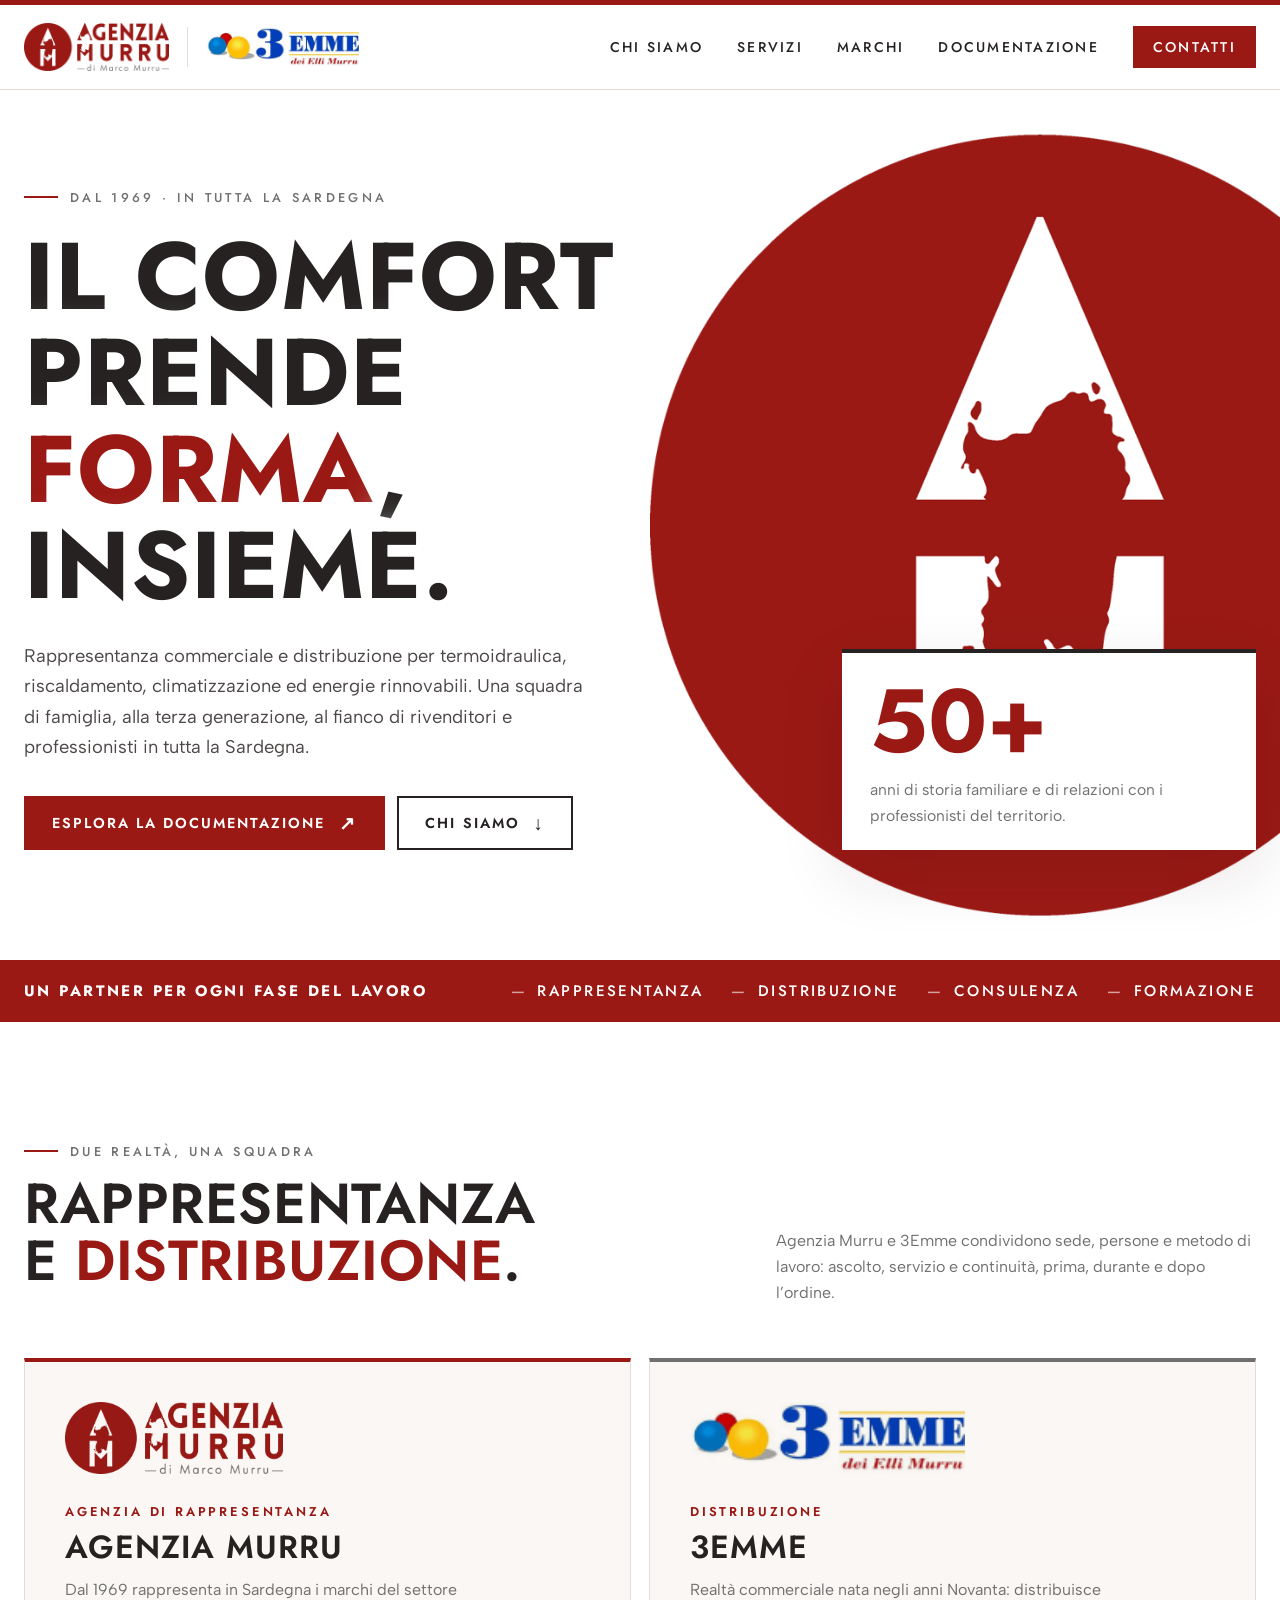
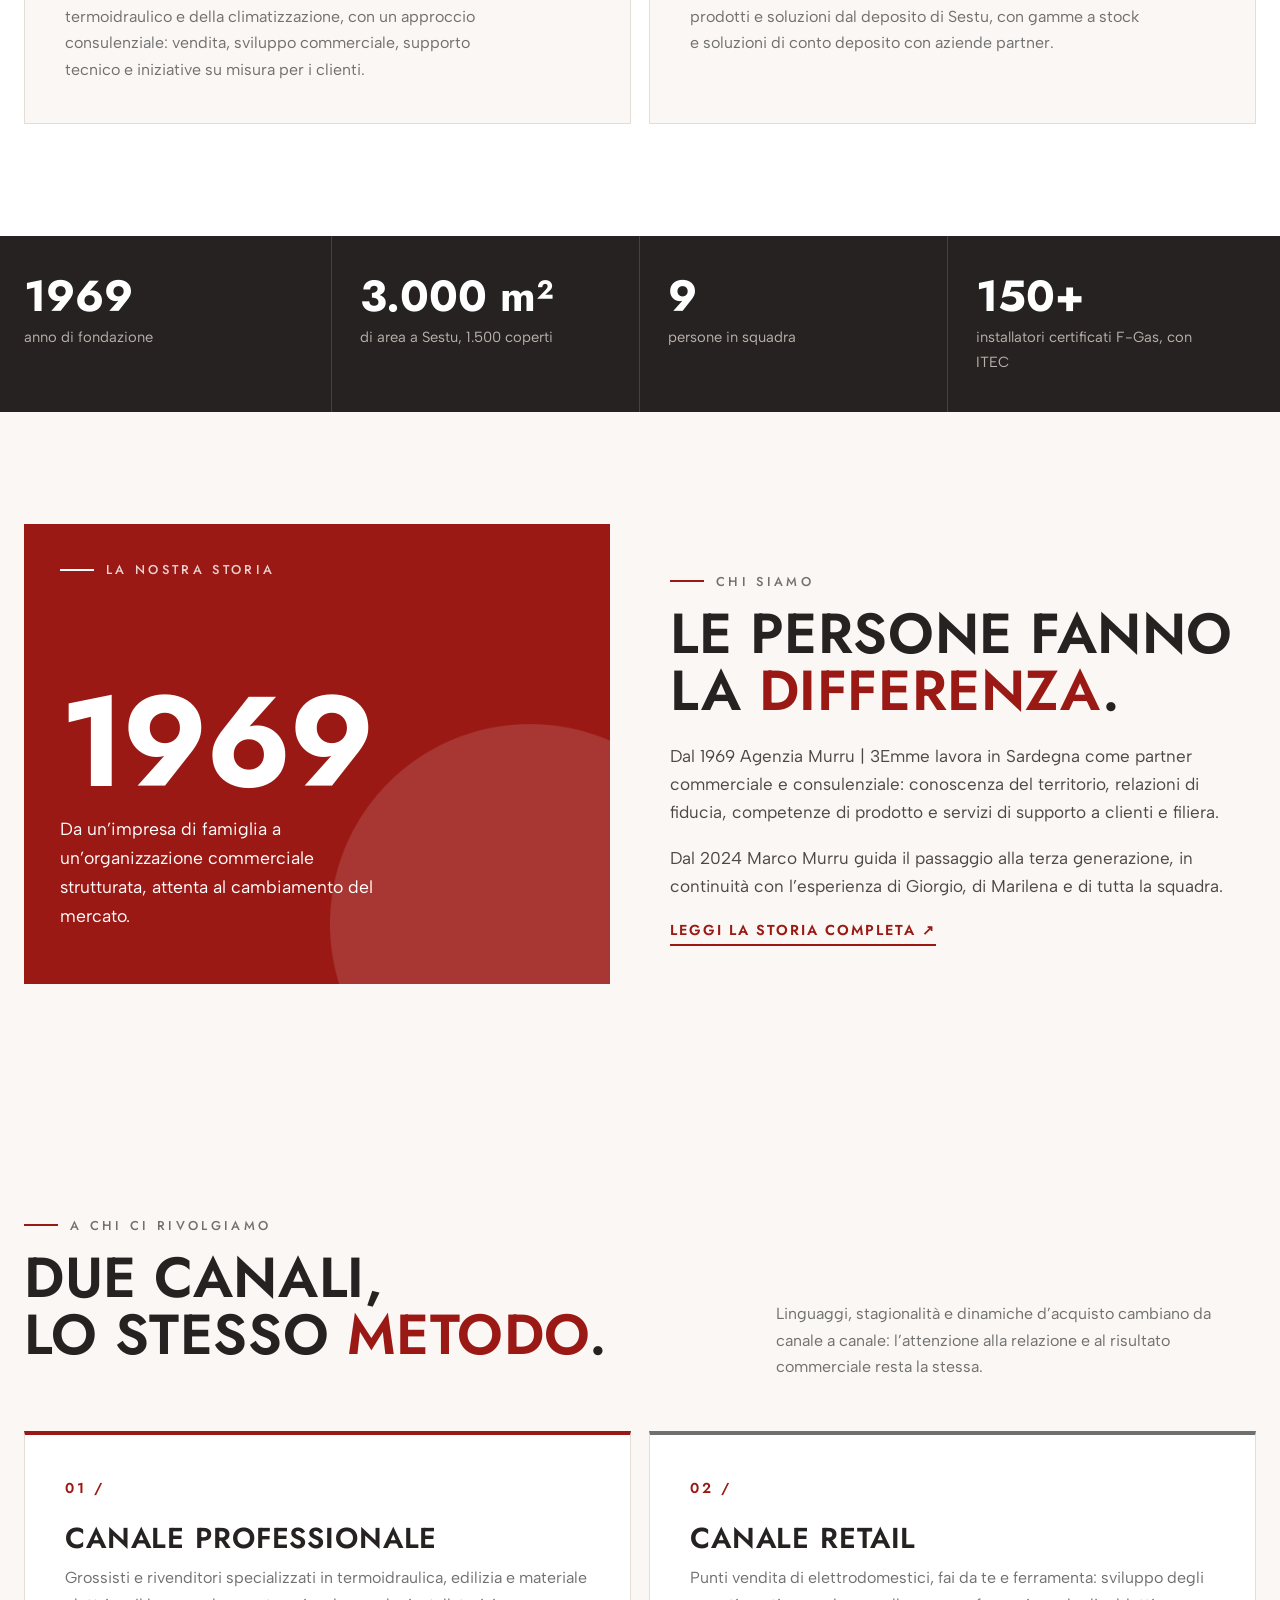
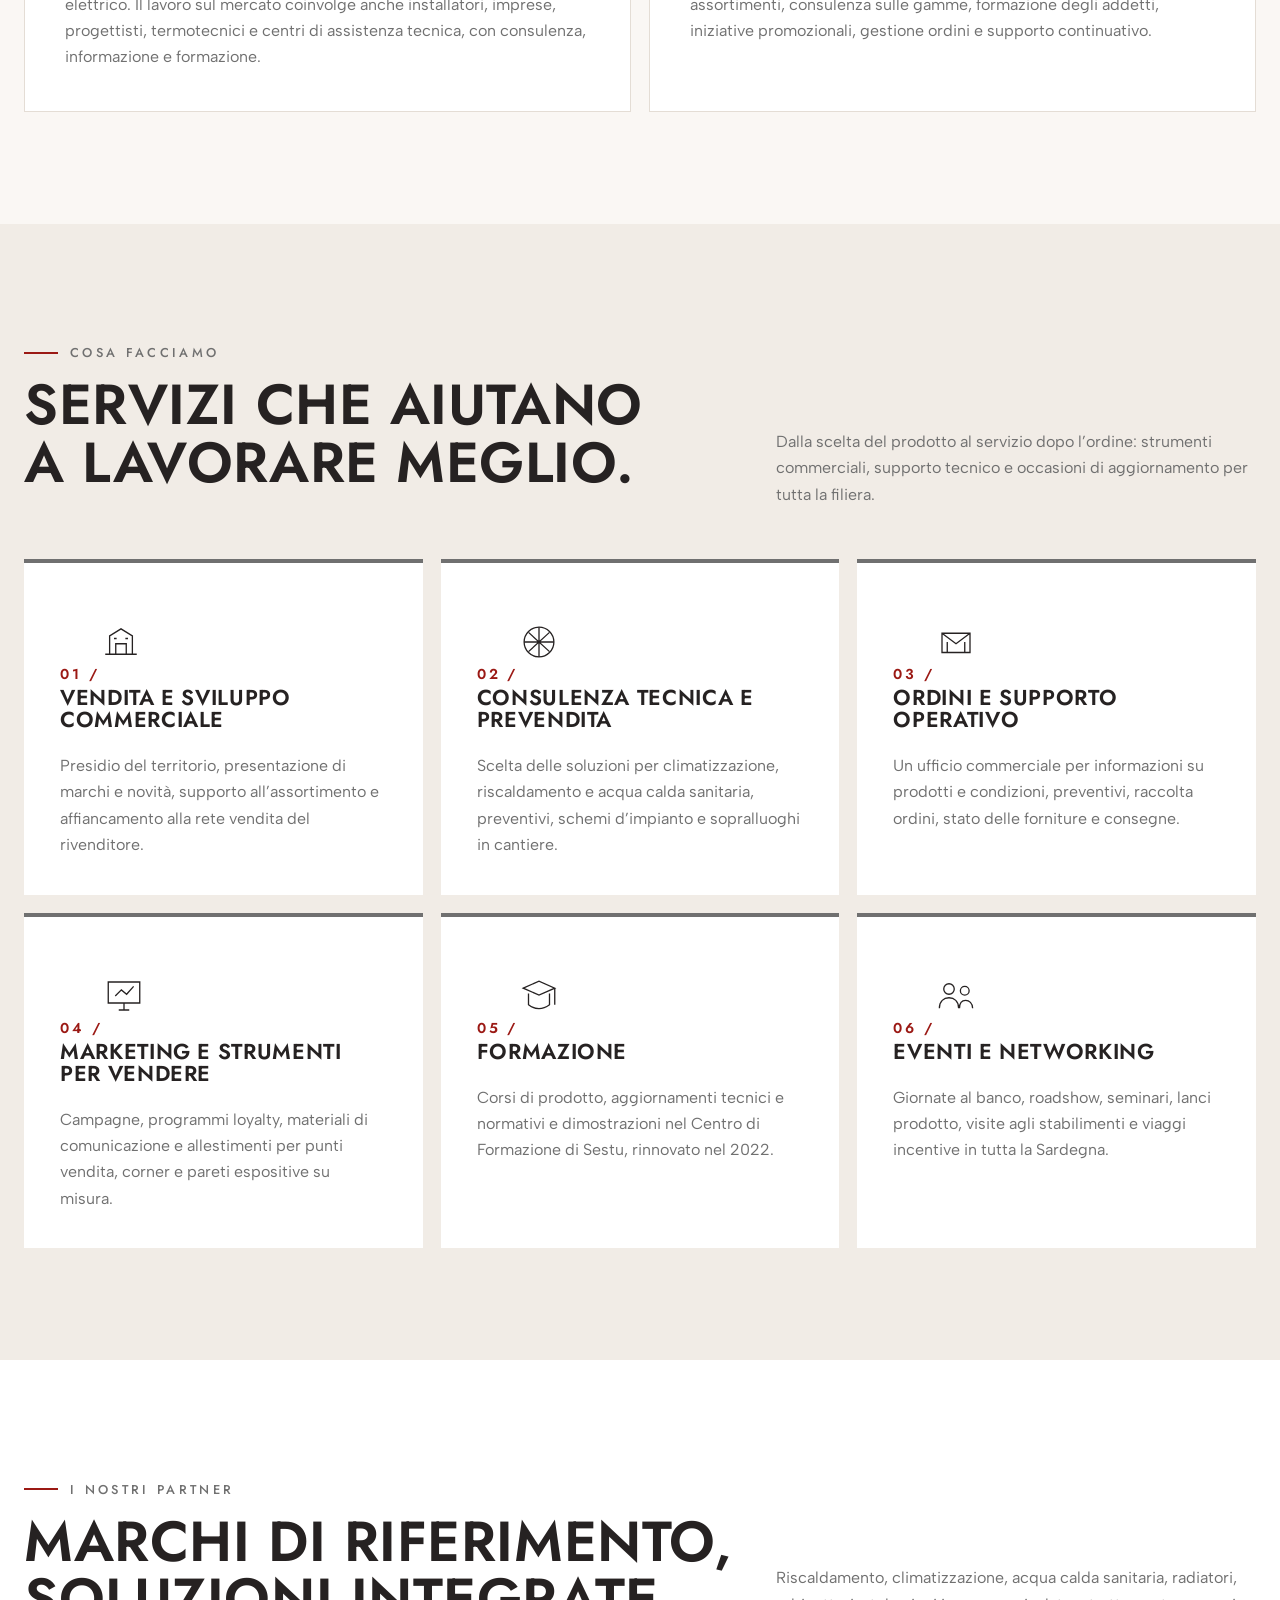
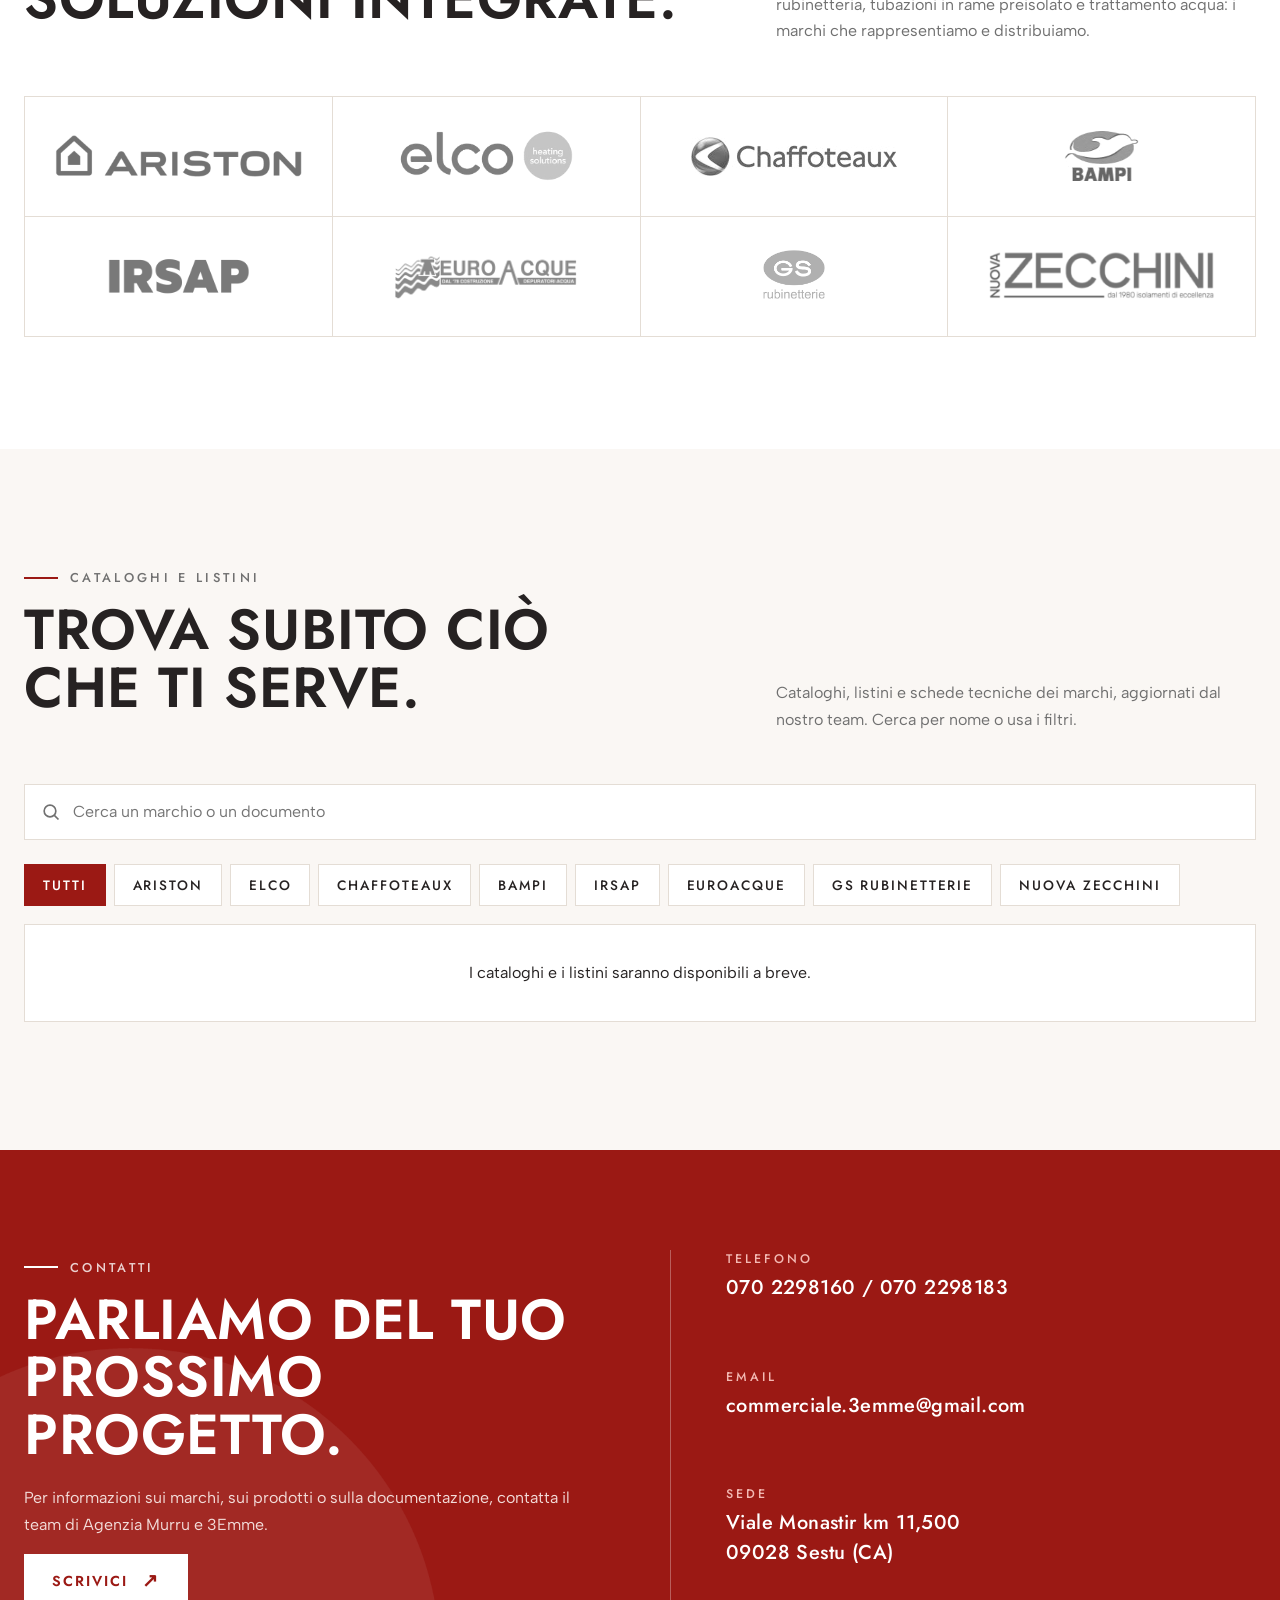
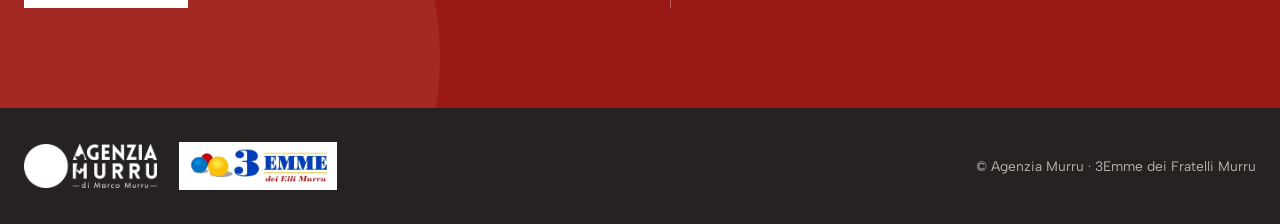
<file: docs/index.html>
<!doctype html>
<html lang="it">
<head>
  <meta charset="utf-8">
  <meta name="viewport" content="width=device-width, initial-scale=1">
  <meta name="description" content="Agenzia Murru e 3Emme: rappresentanza, distribuzione e formazione per il settore idrotermosanitario in Sardegna.">
  <title>Agenzia Murru · 3Emme — Soluzioni per chi costruisce il comfort</title>
  <link rel="preconnect" href="https://fonts.googleapis.com">
  <link rel="preconnect" href="https://fonts.gstatic.com" crossorigin>
  <link href="https://fonts.googleapis.com/css2?family=Albert+Sans:wght@400;500;600&family=Jost:wght@400;500;600;700&display=swap" rel="stylesheet">
  <link rel="stylesheet" href="assets/style.css">
  <link rel="icon" type="image/png" href="assets/emblema.png">
</head>
<body>
  <a class="skip" href="#main">Vai al contenuto</a>
  <header><nav class="nav wrap" aria-label="Navigazione principale"><a class="brand-lockup" href="#inizio" aria-label="Agenzia Murru e 3Emme, inizio"><img src="assets/logo-murru.png" alt="Agenzia Murru" width="145" height="48"><img class="logo-3emme" src="assets/logo-3emme.gif" alt="3Emme dei Fratelli Murru" width="176" height="46"></a><button class="menu-toggle" aria-label="Apri menu" aria-expanded="false" aria-controls="nav-links">☰</button><div class="nav-links" id="nav-links"><a href="#chi-siamo">Chi siamo</a><a href="#servizi">Servizi</a><a href="#marchi">Marchi</a><a href="#documentazione">Documentazione</a><a class="contact-mini" href="#contatti">Contatti</a></div></nav></header>
  <main id="main">
    <section class="hero" id="inizio"><img class="hero-emblem" src="assets/emblema.png" alt="" aria-hidden="true"><div class="wrap hero-grid"><div><span class="eyebrow">Dal 1969 · In tutta la Sardegna</span><h1>Il comfort prende <em>forma</em>, insieme.</h1><p>Rappresentanza commerciale e distribuzione per termoidraulica, riscaldamento, climatizzazione ed energie rinnovabili. Una squadra di famiglia, alla terza generazione, al fianco di rivenditori e professionisti in tutta la Sardegna.</p><div class="hero-actions"><a class="btn btn-primary" href="#documentazione">Esplora la documentazione <span class="arrow" aria-hidden="true">↗</span></a><a class="btn btn-outline" href="#chi-siamo">Chi siamo <span class="arrow" aria-hidden="true">↓</span></a></div></div><div class="hero-side"><span>50+</span><p>anni di storia familiare e di relazioni con i professionisti del territorio.</p></div></div></section>
    <div class="band"><div class="wrap"><strong>Un partner per ogni fase del lavoro</strong><div class="items"><span>Rappresentanza</span><span>Distribuzione</span><span>Consulenza</span><span>Formazione</span></div></div></div>
    <section class="section duo" id="realta"><div class="wrap"><div class="section-head reveal"><div><span class="eyebrow">Due realtà, una squadra</span><h2>Rappresentanza<br>e <em>distribuzione</em>.</h2></div><p>Agenzia Murru e 3Emme condividono sede, persone e metodo di lavoro: ascolto, servizio e continuità, prima, durante e dopo l’ordine.</p></div><div class="duo-grid"><article class="duo-card reveal"><img src="assets/logo-murru.png" alt="Agenzia Murru di Marco Murru" width="220" height="73"><span class="tag">Agenzia di rappresentanza</span><h3>Agenzia Murru</h3><p>Dal 1969 rappresenta in Sardegna i marchi del settore termoidraulico e della climatizzazione, con un approccio consulenziale: vendita, sviluppo commerciale, supporto tecnico e iniziative su misura per i clienti.</p></article><article class="duo-card reveal"><img src="assets/logo-3emme.gif" alt="3Emme dei Fratelli Murru" width="176" height="46"><span class="tag">Distribuzione</span><h3>3Emme</h3><p>Realtà commerciale nata negli anni Novanta: distribuisce prodotti e soluzioni dal deposito di Sestu, con gamme a stock e soluzioni di conto deposito con aziende partner.</p></article></div></div></section>
    <section class="stats" aria-label="I numeri"><div class="wrap stats-grid"><div class="stat reveal"><b>1969</b><span>anno di fondazione</span></div><div class="stat reveal"><b>3.000 m²</b><span>di area a Sestu, 1.500 coperti</span></div><div class="stat reveal"><b>9</b><span>persone in squadra</span></div><div class="stat reveal"><b>150+</b><span>installatori certificati F-Gas, con ITEC</span></div></div></section>
    <section class="section" id="chi-siamo"><div class="wrap about-grid"><div class="about-panel reveal"><span class="eyebrow">La nostra storia</span><div><div class="big">1969</div><p>Da un’impresa di famiglia a un’organizzazione commerciale strutturata, attenta al cambiamento del mercato.</p></div></div><div class="about-copy reveal"><span class="eyebrow">Chi siamo</span><h2>Le persone fanno la <em>differenza</em>.</h2><p>Dal 1969 Agenzia Murru | 3Emme lavora in Sardegna come partner commerciale e consulenziale: conoscenza del territorio, relazioni di fiducia, competenze di prodotto e servizi di supporto a clienti e filiera.</p><p>Dal 2024 Marco Murru guida il passaggio alla terza generazione, in continuità con l’esperienza di Giorgio, di Marilena e di tutta la squadra.</p><a class="text-link" href="chi-siamo.html">Leggi la storia completa ↗</a></div></div></section>
    <section class="section channels" id="mercati"><div class="wrap"><div class="section-head reveal"><div><span class="eyebrow">A chi ci rivolgiamo</span><h2>Due canali,<br>lo stesso <em>metodo</em>.</h2></div><p>Linguaggi, stagionalità e dinamiche d’acquisto cambiano da canale a canale: l’attenzione alla relazione e al risultato commerciale resta la stessa.</p></div><div class="duo-grid"><article class="channel reveal"><span class="num">01 /</span><h3>Canale professionale</h3><p>Grossisti e rivenditori specializzati in termoidraulica, edilizia e materiale elettrico. Il lavoro sul mercato coinvolge anche installatori, imprese, progettisti, termotecnici e centri di assistenza tecnica, con consulenza, informazione e formazione.</p></article><article class="channel reveal"><span class="num">02 /</span><h3>Canale retail</h3><p>Punti vendita di elettrodomestici, fai da te e ferramenta: sviluppo degli assortimenti, consulenza sulle gamme, formazione degli addetti, iniziative promozionali, gestione ordini e supporto continuativo.</p></article></div></div></section>
    <section class="section services" id="servizi"><div class="wrap"><div class="section-head reveal"><div><span class="eyebrow">Cosa facciamo</span><h2>Servizi che aiutano<br>a lavorare meglio.</h2></div><p>Dalla scelta del prodotto al servizio dopo l’ordine: strumenti commerciali, supporto tecnico e occasioni di aggiornamento per tutta la filiera.</p></div><div class="services-grid">
      <article class="service reveal"><span class="num">01 /</span><svg viewBox="0 0 48 48" aria-hidden="true"><path d="M6 38h36M11 38V17l13-8 13 8v21M18 38V26h12v12M16 20h3m10 0h3"/></svg><h3>Vendita e sviluppo commerciale</h3><p>Presidio del territorio, presentazione di marchi e novità, supporto all’assortimento e affiancamento alla rete vendita del rivenditore.</p></article>
      <article class="service reveal"><span class="num">02 /</span><svg viewBox="0 0 48 48" aria-hidden="true"><circle cx="24" cy="24" r="17"/><path d="M24 7v34M7 24h34M12 13l24 22M36 13 12 35"/></svg><h3>Consulenza tecnica e prevendita</h3><p>Scelta delle soluzioni per climatizzazione, riscaldamento e acqua calda sanitaria, preventivi, schemi d’impianto e sopralluoghi in cantiere.</p></article>
      <article class="service reveal"><span class="num">03 /</span><svg viewBox="0 0 48 48" aria-hidden="true"><path d="M8 14h32v22H8zM8 14l16 12 16-12M14 36V24m20 12V24"/></svg><h3>Ordini e supporto operativo</h3><p>Un ufficio commerciale per informazioni su prodotti e condizioni, preventivi, raccolta ordini, stato delle forniture e consegne.</p></article>
      <article class="service reveal"><span class="num">04 /</span><svg viewBox="0 0 48 48" aria-hidden="true"><path d="M6 8h36v24H6zM18 40h12M24 32v8M14 24l7-7 6 5 8-9"/></svg><h3>Marketing e strumenti per vendere</h3><p>Campagne, programmi loyalty, materiali di comunicazione e allestimenti per punti vendita, corner e pareti espositive su misura.</p></article>
      <article class="service reveal"><span class="num">05 /</span><svg viewBox="0 0 48 48" aria-hidden="true"><path d="M6 15 24 7l18 8-18 8L6 15Zm6 6v13c8 6 16 6 24 0V21M42 15v19"/></svg><h3>Formazione</h3><p>Corsi di prodotto, aggiornamenti tecnici e normativi e dimostrazioni nel Centro di Formazione di Sestu, rinnovato nel 2022.</p></article>
      <article class="service reveal"><span class="num">06 /</span><svg viewBox="0 0 48 48" aria-hidden="true"><circle cx="16" cy="16" r="6"/><circle cx="34" cy="18" r="5"/><path d="M5 38c0-8 5-12 11-12s11 4 11 12M28 38c0-6 3-9 7-9s8 3 8 9"/></svg><h3>Eventi e networking</h3><p>Giornate al banco, roadshow, seminari, lanci prodotto, visite agli stabilimenti e viaggi incentive in tutta la Sardegna.</p></article>
    </div></div></section>
    <section class="section brands" id="marchi"><div class="wrap"><div class="section-head reveal"><div><span class="eyebrow">I nostri partner</span><h2>Marchi di riferimento,<br>soluzioni integrate.</h2></div><p>Riscaldamento, climatizzazione, acqua calda sanitaria, radiatori, rubinetteria, tubazioni in rame preisolato e trattamento acqua: i marchi che rappresentiamo e distribuiamo.</p></div><div class="brand-list reveal"><div class="brand"><img src="assets/brand/ariston.png" alt="Ariston" width="768" height="150"></div><div class="brand"><img src="assets/brand/elco.jpg" alt="Elco" width="493" height="153"></div><div class="brand"><img src="assets/brand/chaffoteaux.jpg" alt="Chaffoteaux" width="206" height="39"></div><div class="brand"><img src="assets/brand/bampi.jpg" alt="Bampi" width="207" height="77"></div><div class="brand"><img src="assets/brand/irsap.png" alt="IRSAP" width="382" height="138"></div><div class="brand"><img src="assets/brand/euroacque.jpg" alt="Euroacque" width="768" height="221"></div><div class="brand"><img src="assets/brand/gs-rubinetterie.png" alt="GS Rubinetterie" width="150" height="106"></div><div class="brand"><img src="assets/brand/nuova-zecchini.png" alt="Nuova Zecchini" width="252" height="60"></div></div></div></section>
    <section class="section documents" id="documentazione"><div class="wrap"><div class="section-head reveal"><div><span class="eyebrow">Cataloghi e listini</span><h2>Trova subito ciò<br>che ti serve.</h2></div><p>Cataloghi, listini e schede tecniche dei marchi, aggiornati dal nostro team. Cerca per nome o usa i filtri.</p></div><div class="doc-toolbar reveal"><label class="search"><svg viewBox="0 0 24 24" aria-hidden="true"><circle cx="10.8" cy="10.8" r="7"/><path d="m16 16 5 5"/></svg><input id="doc-search" type="search" placeholder="Cerca un marchio o un documento" aria-label="Cerca nella documentazione"></label></div><div class="filters reveal" role="group" aria-label="Filtra per marchio"><button class="filter" data-filter="all" aria-pressed="true">Tutti</button><button class="filter" data-filter="Ariston" aria-pressed="false">Ariston</button><button class="filter" data-filter="Elco" aria-pressed="false">Elco</button><button class="filter" data-filter="Chaffoteaux" aria-pressed="false">Chaffoteaux</button><button class="filter" data-filter="Bampi" aria-pressed="false">Bampi</button><button class="filter" data-filter="IRSAP" aria-pressed="false">IRSAP</button><button class="filter" data-filter="Euroacque" aria-pressed="false">Euroacque</button><button class="filter" data-filter="GS Rubinetterie" aria-pressed="false">GS Rubinetterie</button><button class="filter" data-filter="Nuova Zecchini" aria-pressed="false">Nuova Zecchini</button></div><div class="doc-grid" id="doc-grid" aria-live="polite">
          </div><p class="empty" id="empty" style="display:block">I cataloghi e i listini saranno disponibili a breve.</p></div></section>
    <section class="contact" id="contatti"><div class="wrap contact-grid"><div class="reveal"><span class="eyebrow">Contatti</span><h2>Parliamo del tuo prossimo progetto.</h2><p>Per informazioni sui marchi, sui prodotti o sulla documentazione, contatta il team di Agenzia Murru e 3Emme.</p><a class="btn btn-light" href="mailto:commerciale.3emme@gmail.com">Scrivici <span class="arrow" aria-hidden="true">↗</span></a></div><div class="contact-details reveal"><div><span>Telefono</span><a href="tel:+390702298160">070 2298160</a> / <a href="tel:+390702298183">070 2298183</a></div><div><span>Email</span><a href="mailto:commerciale.3emme@gmail.com">commerciale.3emme@gmail.com</a></div><div><span>Sede</span>Viale Monastir km 11,500<br>09028 Sestu (CA)</div></div></div></section>
  </main>
  <footer><div class="wrap"><div class="foot-logos"><img src="assets/logo-murru-bianco.png" alt="Agenzia Murru" width="133" height="44"><span class="foot-3emme"><img src="assets/logo-3emme.gif" alt="3Emme dei Fratelli Murru" width="176" height="46"></span></div><p>© Agenzia Murru · 3Emme dei Fratelli Murru</p></div></footer>
  <script>
    const menuButton=document.querySelector('.menu-toggle');const menu=document.querySelector('.nav-links');menuButton.addEventListener('click',()=>{const open=menu.classList.toggle('open');menuButton.setAttribute('aria-expanded',String(open));menuButton.setAttribute('aria-label',open?'Chiudi menu':'Apri menu')});menu.querySelectorAll('a').forEach(a=>a.addEventListener('click',()=>{menu.classList.remove('open');menuButton.setAttribute('aria-expanded','false');menuButton.setAttribute('aria-label','Apri menu')}));
    const search=document.querySelector('#doc-search');const filters=[...document.querySelectorAll('.filter')];const cards=[...document.querySelectorAll('.doc-card')];let selected='all';function updateDocs(){const term=search.value.trim().toLocaleLowerCase('it');let visible=0;cards.forEach(card=>{const show=(selected==='all'||card.dataset.brand===selected)&&card.dataset.search.toLocaleLowerCase('it').includes(term);card.hidden=!show;if(show)visible++});document.querySelector('#empty').style.display=visible?'none':'block'}search.addEventListener('input',updateDocs);filters.forEach(button=>button.addEventListener('click',()=>{selected=button.dataset.filter;filters.forEach(item=>item.setAttribute('aria-pressed',String(item===button)));updateDocs()}));
    if('IntersectionObserver' in window){const observer=new IntersectionObserver(entries=>entries.forEach(entry=>{if(entry.isIntersecting){entry.target.classList.add('visible');observer.unobserve(entry.target)}}),{threshold:.08});document.querySelectorAll('.reveal').forEach(el=>observer.observe(el))}else document.querySelectorAll('.reveal').forEach(el=>el.classList.add('visible'));
  </script>
</body>
</html>
</file>
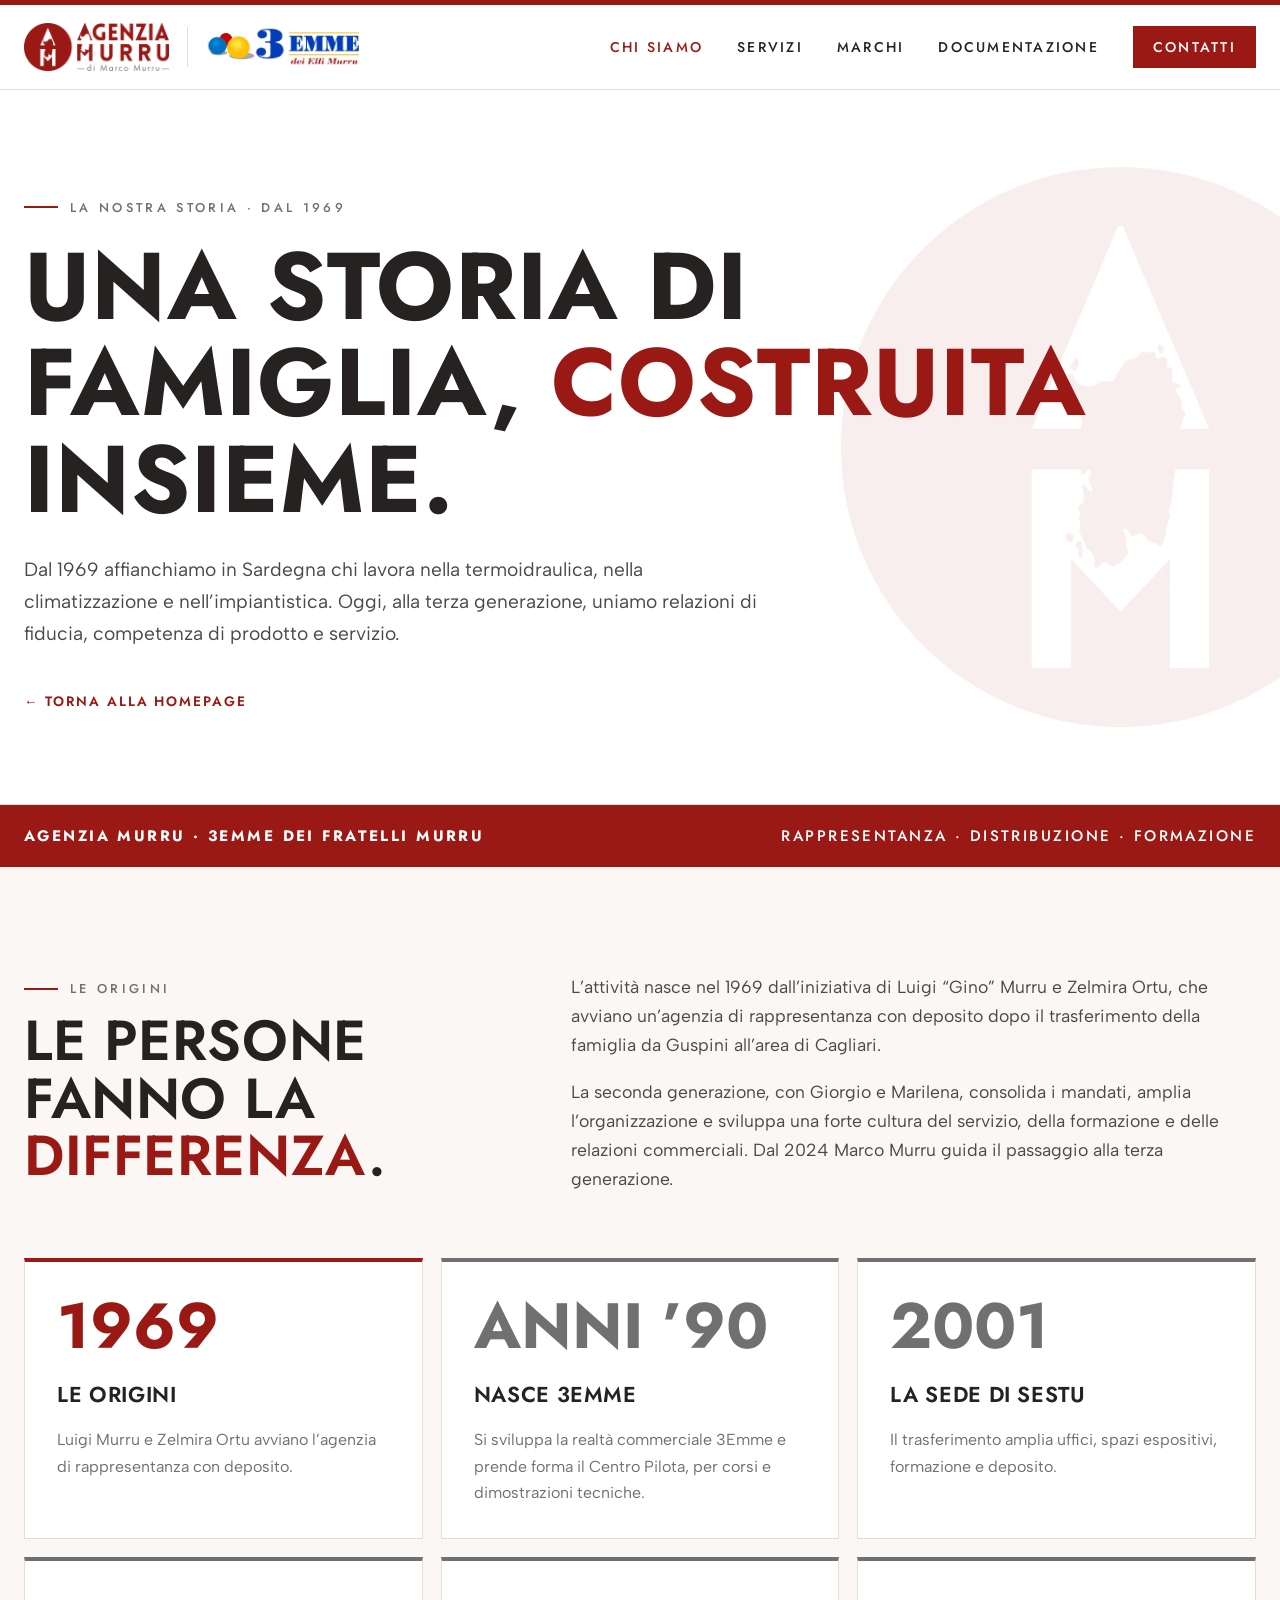
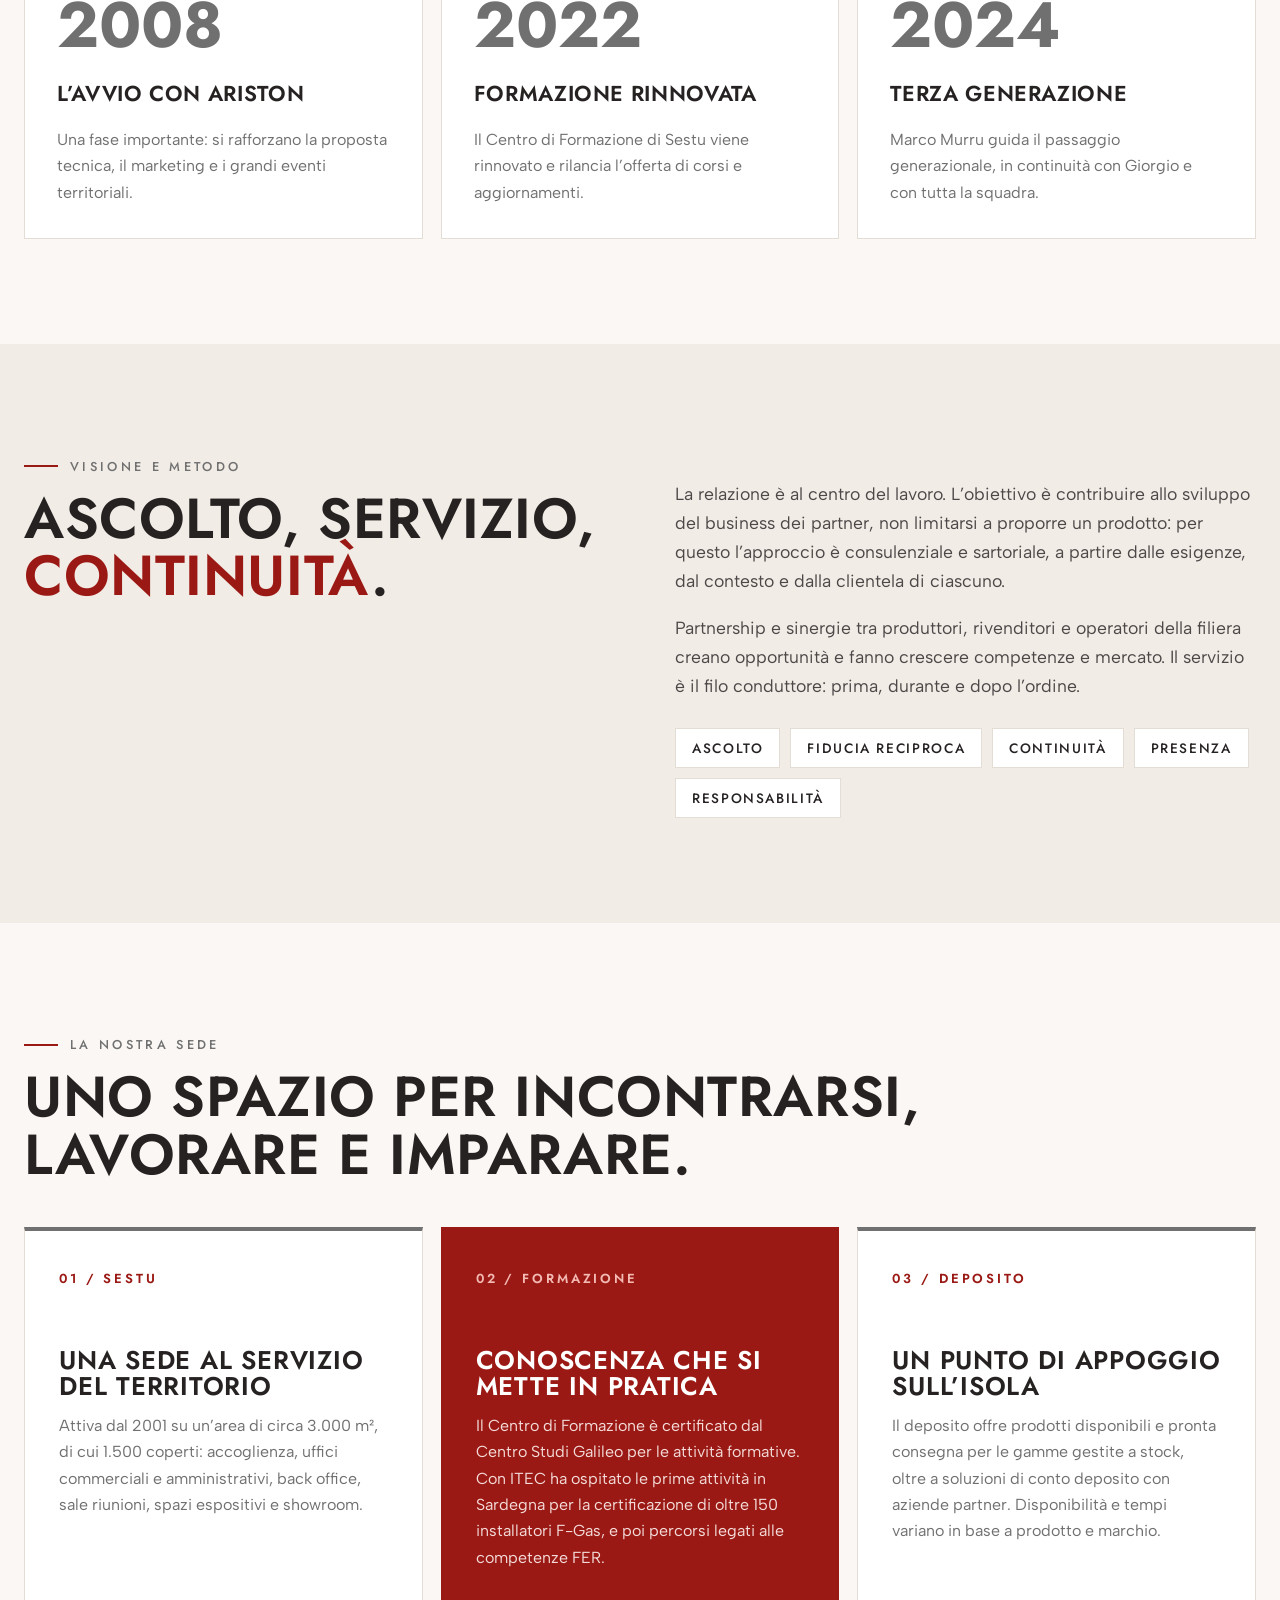
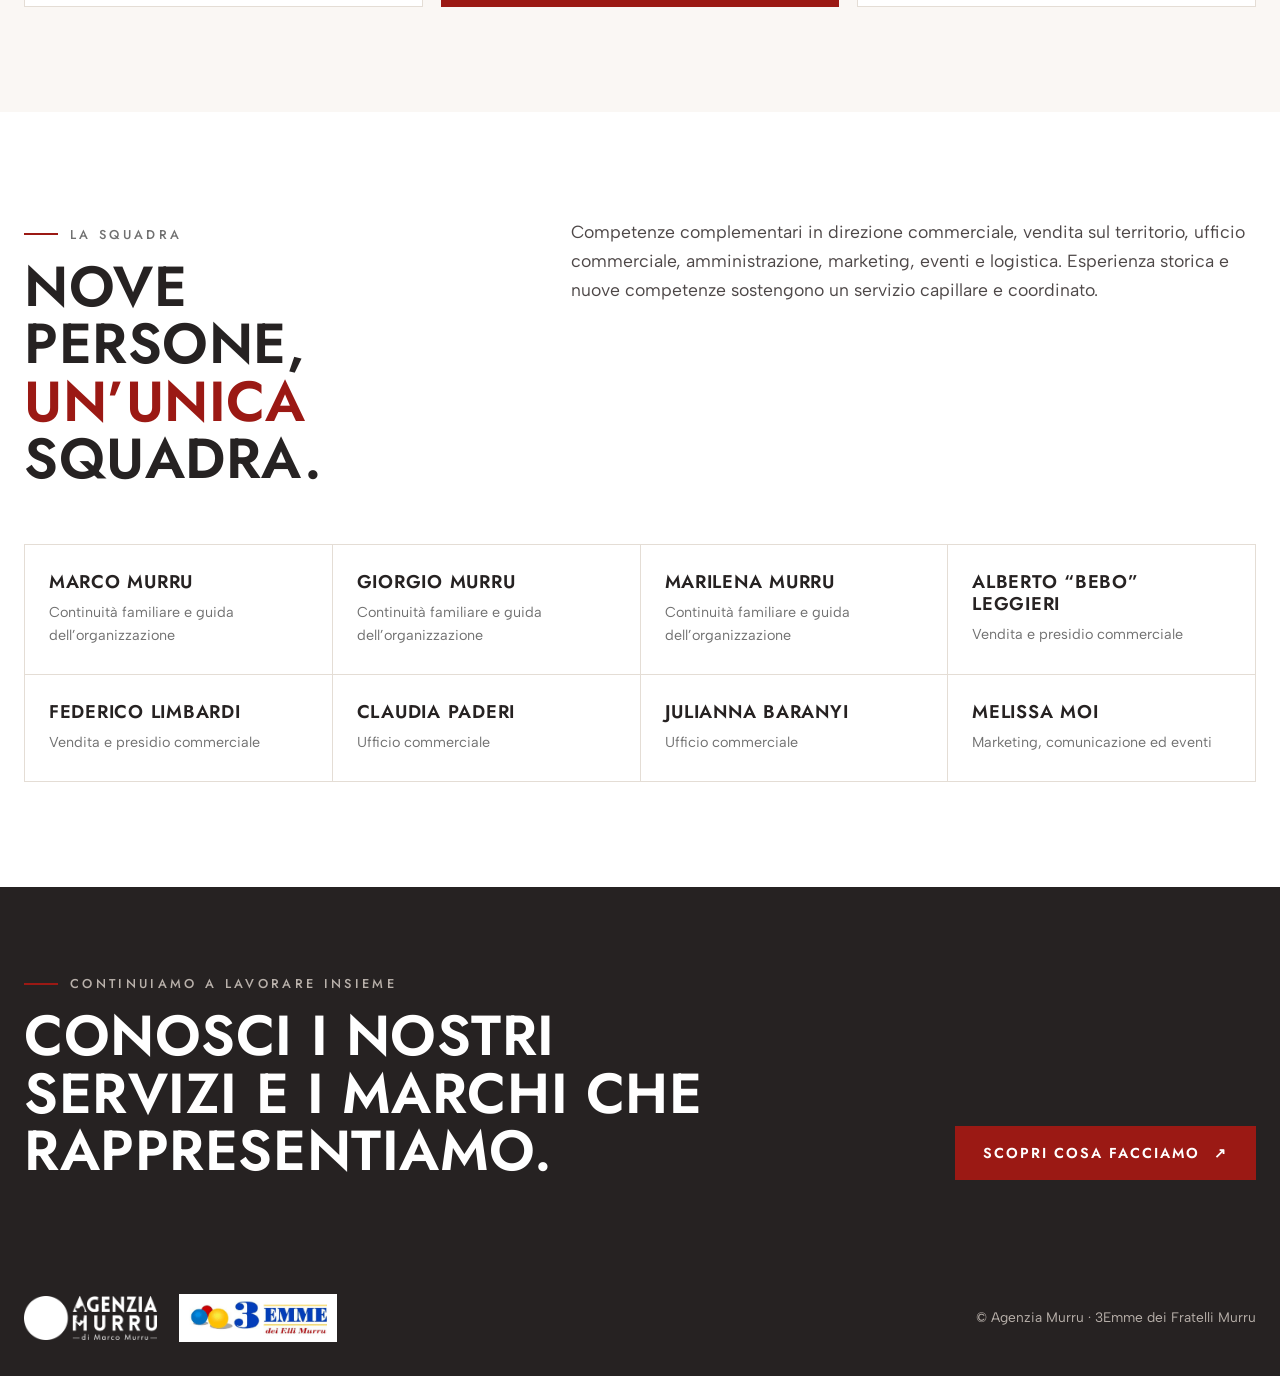
<file: docs/chi-siamo.html>
<!doctype html>
<html lang="it">
<head>
  <meta charset="utf-8">
  <meta name="viewport" content="width=device-width, initial-scale=1">
  <meta name="description" content="La storia di 3Emme dei Fratelli Murru: dal 1969 al fianco dei professionisti del settore idrotermosanitario in Sardegna.">
  <title>Chi siamo — Agenzia Murru · 3Emme</title>
  <link rel="preconnect" href="https://fonts.googleapis.com">
  <link rel="preconnect" href="https://fonts.gstatic.com" crossorigin>
  <link href="https://fonts.googleapis.com/css2?family=Albert+Sans:wght@400;500;600&family=Jost:wght@400;500;600;700&display=swap" rel="stylesheet">
  <link rel="stylesheet" href="assets/style.css">
  <link rel="icon" type="image/png" href="assets/emblema.png">
</head>
<body>
  <a class="skip" href="#main">Vai al contenuto</a>
  <header><nav class="nav wrap" aria-label="Navigazione principale"><a class="brand-lockup" href="index.html" aria-label="Agenzia Murru e 3Emme, homepage"><img src="assets/logo-murru.png" alt="Agenzia Murru" width="145" height="48"><img class="logo-3emme" src="assets/logo-3emme.gif" alt="3Emme dei Fratelli Murru" width="176" height="46"></a><button class="menu-toggle" aria-label="Apri menu" aria-expanded="false" aria-controls="nav-links">☰</button><div class="nav-links" id="nav-links"><a href="chi-siamo.html" aria-current="page">Chi siamo</a><a href="index.html#servizi">Servizi</a><a href="index.html#marchi">Marchi</a><a href="index.html#documentazione">Documentazione</a><a class="contact-mini" href="index.html#contatti">Contatti</a></div></nav></header>
  <main id="main">
    <section class="page-hero"><div class="wrap"><span class="eyebrow">La nostra storia · Dal 1969</span><h1>Una storia di famiglia, <em>costruita</em> insieme.</h1><p>Dal 1969 affianchiamo in Sardegna chi lavora nella termoidraulica, nella climatizzazione e nell’impiantistica. Oggi, alla terza generazione, uniamo relazioni di fiducia, competenza di prodotto e servizio.</p><a class="back" href="index.html#chi-siamo">← Torna alla homepage</a></div></section>
    <div class="band"><div class="wrap"><strong>Agenzia Murru · 3Emme dei Fratelli Murru</strong><span>Rappresentanza · Distribuzione · Formazione</span></div></div>
    <section class="story"><div class="wrap"><div class="intro"><div><span class="eyebrow">Le origini</span><h2>Le persone fanno la <em>differenza</em>.</h2></div><div class="intro-copy"><p>L’attività nasce nel 1969 dall’iniziativa di Luigi “Gino” Murru e Zelmira Ortu, che avviano un’agenzia di rappresentanza con deposito dopo il trasferimento della famiglia da Guspini all’area di Cagliari.</p><p>La seconda generazione, con Giorgio e Marilena, consolida i mandati, amplia l’organizzazione e sviluppa una forte cultura del servizio, della formazione e delle relazioni commerciali. Dal 2024 Marco Murru guida il passaggio alla terza generazione.</p></div></div><div class="timeline" aria-label="Le tappe della nostra storia"><article class="milestone"><span class="year">1969</span><h3>Le origini</h3><p>Luigi Murru e Zelmira Ortu avviano l’agenzia di rappresentanza con deposito.</p></article><article class="milestone"><span class="year">Anni ’90</span><h3>Nasce 3Emme</h3><p>Si sviluppa la realtà commerciale 3Emme e prende forma il Centro Pilota, per corsi e dimostrazioni tecniche.</p></article><article class="milestone"><span class="year">2001</span><h3>La sede di Sestu</h3><p>Il trasferimento amplia uffici, spazi espositivi, formazione e deposito.</p></article><article class="milestone"><span class="year">2008</span><h3>L’avvio con Ariston</h3><p>Una fase importante: si rafforzano la proposta tecnica, il marketing e i grandi eventi territoriali.</p></article><article class="milestone"><span class="year">2022</span><h3>Formazione rinnovata</h3><p>Il Centro di Formazione di Sestu viene rinnovato e rilancia l’offerta di corsi e aggiornamenti.</p></article><article class="milestone"><span class="year">2024</span><h3>Terza generazione</h3><p>Marco Murru guida il passaggio generazionale, in continuità con Giorgio e con tutta la squadra.</p></article></div></div></section>
    <section class="today"><div class="wrap today-grid"><div><span class="eyebrow">Visione e metodo</span><h2>Ascolto, servizio, <em>continuità</em>.</h2></div><div class="story-copy"><p>La relazione è al centro del lavoro. L’obiettivo è contribuire allo sviluppo del business dei partner, non limitarsi a proporre un prodotto: per questo l’approccio è consulenziale e sartoriale, a partire dalle esigenze, dal contesto e dalla clientela di ciascuno.</p><p>Partnership e sinergie tra produttori, rivenditori e operatori della filiera creano opportunità e fanno crescere competenze e mercato. Il servizio è il filo conduttore: prima, durante e dopo l’ordine.</p><div class="audience" aria-label="I nostri valori"><span>Ascolto</span><span>Fiducia reciproca</span><span>Continuità</span><span>Presenza</span><span>Responsabilità</span></div></div></div></section>
    <section class="place"><div class="wrap"><span class="eyebrow">La nostra sede</span><h2>Uno spazio per incontrarsi,<br>lavorare e imparare.</h2><div class="place-grid three"><article class="place-card"><span class="num">01 / SESTU</span><h3>Una sede al servizio del territorio</h3><p>Attiva dal 2001 su un’area di circa 3.000 m², di cui 1.500 coperti: accoglienza, uffici commerciali e amministrativi, back office, sale riunioni, spazi espositivi e showroom.</p></article><article class="place-card dark"><span class="num">02 / FORMAZIONE</span><h3>Conoscenza che si mette in pratica</h3><p>Il Centro di Formazione è certificato dal Centro Studi Galileo per le attività formative. Con ITEC ha ospitato le prime attività in Sardegna per la certificazione di oltre 150 installatori F-Gas, e poi percorsi legati alle competenze FER.</p></article><article class="place-card"><span class="num">03 / DEPOSITO</span><h3>Un punto di appoggio sull’isola</h3><p>Il deposito offre prodotti disponibili e pronta consegna per le gamme gestite a stock, oltre a soluzioni di conto deposito con aziende partner. Disponibilità e tempi variano in base a prodotto e marchio.</p></article></div></div></section>
    <section class="story team"><div class="wrap"><div class="intro"><div><span class="eyebrow">La squadra</span><h2>Nove persone,<br><em>un’unica</em> squadra.</h2></div><div class="intro-copy"><p>Competenze complementari in direzione commerciale, vendita sul territorio, ufficio commerciale, amministrazione, marketing, eventi e logistica. Esperienza storica e nuove competenze sostengono un servizio capillare e coordinato.</p></div></div><ul class="team-grid"><li><b>Marco Murru</b><span>Continuità familiare e guida dell’organizzazione</span></li><li><b>Giorgio Murru</b><span>Continuità familiare e guida dell’organizzazione</span></li><li><b>Marilena Murru</b><span>Continuità familiare e guida dell’organizzazione</span></li><li><b>Alberto “Bebo” Leggieri</b><span>Vendita e presidio commerciale</span></li><li><b>Federico Limbardi</b><span>Vendita e presidio commerciale</span></li><li><b>Claudia Paderi</b><span>Ufficio commerciale</span></li><li><b>Julianna Baranyi</b><span>Ufficio commerciale</span></li><li><b>Melissa Moi</b><span>Marketing, comunicazione ed eventi</span></li></ul></div></section>
    <section class="cta"><div class="wrap"><div><span class="eyebrow">Continuiamo a lavorare insieme</span><h2>Conosci i nostri servizi e i marchi che rappresentiamo.</h2></div><a class="btn btn-primary" href="index.html#servizi">Scopri cosa facciamo <span aria-hidden="true">↗</span></a></div></section>
  </main>
  <footer><div class="wrap"><div class="foot-logos"><img src="assets/logo-murru-bianco.png" alt="Agenzia Murru" width="133" height="44"><span class="foot-3emme"><img src="assets/logo-3emme.gif" alt="3Emme dei Fratelli Murru" width="176" height="46"></span></div><p>© Agenzia Murru · 3Emme dei Fratelli Murru</p></div></footer>
  <script>const button=document.querySelector('.menu-toggle');const menu=document.querySelector('.nav-links');button.addEventListener('click',()=>{const open=menu.classList.toggle('open');button.setAttribute('aria-expanded',String(open));button.setAttribute('aria-label',open?'Chiudi menu':'Apri menu')});menu.querySelectorAll('a').forEach(link=>link.addEventListener('click',()=>{menu.classList.remove('open');button.setAttribute('aria-expanded','false');button.setAttribute('aria-label','Apri menu')}));</script>
</body>
</html>
</file>
<file: docs/assets/style.css>
/* ==========================================================================
   Agenzia Murru · 3Emme — foglio di stile condiviso
   Palette e tipografia derivate dal logo Agenzia Murru:
   rosso #9B1914, grigio #707070, sans geometrica stile Futura (Jost)
   ========================================================================== */

:root {
  --red: #9b1914;
  --red-deep: #6f100d;
  --red-soft: #f6e9e7;
  --grey: #707070;
  --ink: #262222;          /* nero caldo per testi e footer */
  --paper: #faf7f4;        /* fondo carta caldo */
  --paper-2: #f1ece6;
  --line: #e4ddd5;
  --white: #fff;
  --shadow: 0 24px 60px rgba(60, 20, 15, .12);
  --display: 'Jost', 'Futura', 'Century Gothic', sans-serif;
  --body: 'Albert Sans', 'Segoe UI', sans-serif;
}

* { box-sizing: border-box; }
html { scroll-behavior: smooth; }
body {
  margin: 0;
  background: var(--paper);
  color: var(--ink);
  font: 16px/1.65 var(--body);
  -webkit-font-smoothing: antialiased;
}
button, input { font: inherit; }
a { color: inherit; text-decoration: none; }
button { cursor: pointer; }
img { display: block; max-width: 100%; }
h1, h2, h3, p { margin-top: 0; }

.wrap { width: min(1240px, calc(100% - 48px)); margin: auto; }
.skip { position: absolute; left: -9999px; }
.skip:focus { left: 20px; top: 20px; z-index: 99; background: #fff; padding: 12px 18px; }

/* ---------- Tipografia ---------- */
h1, h2, h3 {
  font-family: var(--display);
  font-weight: 600;
  line-height: 1.02;
  letter-spacing: .01em;
  text-transform: uppercase;
}
h1 { font-size: clamp(3rem, 7.4vw, 6.8rem); margin: 22px 0 26px; font-weight: 700; }
h1 em, h2 em { font-style: normal; color: var(--red); }
h2 { font-size: clamp(2.2rem, 4.4vw, 4.2rem); margin: 14px 0 22px; }
h3 { font-size: 1.35rem; letter-spacing: .03em; }

/* Etichetta con tratto rosso, come i trattini del "di Marco Murru" nel logo */
.eyebrow {
  display: inline-flex;
  align-items: center;
  gap: 12px;
  font: 500 .8rem var(--display);
  letter-spacing: .26em;
  text-transform: uppercase;
  color: var(--grey);
}
.eyebrow:before { content: ''; width: 34px; height: 2px; background: var(--red); }

/* ---------- Pulsanti ---------- */
.btn {
  display: inline-flex;
  align-items: center;
  justify-content: center;
  gap: 14px;
  min-height: 54px;
  padding: 12px 26px;
  border: 2px solid transparent;
  border-radius: 0;
  font: 600 .9rem var(--display);
  letter-spacing: .14em;
  text-transform: uppercase;
  transition: transform .25s, background .25s, color .25s, border-color .25s;
}
.btn:hover { transform: translateY(-3px); }
.btn-primary { background: var(--red); color: #fff; }
.btn-primary:hover { background: var(--red-deep); }
.btn-outline { border-color: var(--ink); color: var(--ink); }
.btn-outline:hover { background: var(--ink); color: #fff; }
.btn-light { background: #fff; color: var(--red); }
.btn-light:hover { background: var(--ink); color: #fff; }
.arrow { font-size: 1.2rem; line-height: 1; }

/* ---------- Header ---------- */
header {
  position: sticky;
  top: 0;
  z-index: 20;
  background: rgba(255, 255, 255, .94);
  backdrop-filter: blur(10px);
  border-bottom: 1px solid var(--line);
  border-top: 5px solid var(--red);
}
.nav { height: 84px; display: flex; align-items: center; justify-content: space-between; gap: 25px; }
.brand-lockup { display: flex; align-items: center; gap: 18px; }
.brand-lockup img { height: 48px; width: auto; }
/* Provvisorio: wordmark 3Emme finché non arriva il logo */
.brand-lockup .logo-3emme { height: 40px; width: auto; padding-left: 18px; border-left: 1px solid var(--line); box-sizing: content-box; }
.brand-lockup .partner {
  padding-left: 18px;
  border-left: 1px solid var(--line);
  font: 600 1.35rem/1 var(--display);
  letter-spacing: .08em;
  color: var(--grey);
  white-space: nowrap;
}
.brand-lockup .partner b { color: var(--red); font-weight: 700; }
.nav-links { display: flex; align-items: center; gap: 34px; }
.nav-links a {
  font: 500 .88rem var(--display);
  letter-spacing: .16em;
  text-transform: uppercase;
  transition: color .2s;
}
.nav-links a:hover, .nav-links a[aria-current=page] { color: var(--red); }
.nav-links .contact-mini { background: var(--red); color: #fff; padding: 11px 20px; }
.nav-links .contact-mini:hover { background: var(--ink); color: #fff; }
.menu-toggle { display: none; background: none; border: 0; color: var(--ink); font-size: 1.8rem; line-height: 1; }

/* ---------- Hero ---------- */
.hero { position: relative; overflow: hidden; padding: 90px 0 110px; background: #fff; }
/* Emblema del logo gigante che esce dal bordo: richiamo al cerchio rosso */
.hero-emblem {
  position: absolute;
  right: -150px;
  top: 50%;
  width: min(62vw, 780px);
  transform: translateY(-50%);
  opacity: 0;
  animation: emblem-in 1.2s .15s cubic-bezier(.2, .7, .2, 1) forwards;
  pointer-events: none;
}
.hero-grid {
  position: relative;
  z-index: 1;
  display: grid;
  grid-template-columns: minmax(0, 1.3fr) minmax(240px, .7fr);
  align-items: end;
  gap: 50px;
  min-height: 520px;
}
.hero h1 { max-width: 780px; text-shadow: 0 0 40px #fff, 0 0 18px #fff; }
.hero p { max-width: 560px; font-size: 1.15rem; color: #4d4747; }
.hero-actions { display: flex; flex-wrap: wrap; gap: 12px; margin-top: 34px; }
.hero-side { padding: 24px 28px 22px; border-top: 4px solid var(--ink); background: #fff; box-shadow: var(--shadow); }
.hero-side span { display: block; color: var(--red); font: 700 clamp(4rem, 7vw, 6rem)/1 var(--display); }
.hero-side p { font-size: .98rem; margin: 10px 0 0; color: var(--grey); }

/* Animazioni d'ingresso a cascata */
.hero .eyebrow, .hero h1, .hero p, .hero-actions { opacity: 0; animation: rise .8s cubic-bezier(.2, .7, .2, 1) forwards; }
.hero .eyebrow { animation-delay: .05s; }
.hero h1 { animation-delay: .15s; }
.hero p { animation-delay: .3s; }
.hero-actions { animation-delay: .42s; }
@keyframes rise { from { opacity: 0; transform: translateY(22px); } to { opacity: 1; transform: none; } }
@keyframes emblem-in { from { opacity: 0; transform: translateY(-50%) rotate(-14deg) scale(.92); } to { opacity: 1; transform: translateY(-50%); } }

/* ---------- Fascia rossa ---------- */
.band { background: var(--red); color: #fff; }
.band .wrap { display: flex; align-items: center; justify-content: space-between; gap: 30px; padding: 20px 0; font: 500 .95rem var(--display); letter-spacing: .16em; text-transform: uppercase; }
.band .items { display: flex; flex-wrap: wrap; gap: 28px; }
.band .items span:before { content: '—'; margin-right: 10px; opacity: .6; }

/* ---------- Sezioni ---------- */
.section { padding: 112px 0; }
.section-head { display: flex; justify-content: space-between; align-items: end; gap: 35px; margin-bottom: 46px; }
.section-head p { max-width: 480px; color: var(--grey); margin-bottom: 5px; }

/* Due realtà */
.duo { background: #fff; }
.duo-grid { display: grid; grid-template-columns: 1fr 1fr; gap: 18px; }
.duo-card { display: flex; flex-direction: column; gap: 6px; padding: 40px; border: 1px solid var(--line); border-top: 4px solid var(--red); background: var(--paper); transition: transform .25s, box-shadow .25s; }
.duo-card:nth-child(2) { border-top-color: var(--grey); }
.duo-card:hover { transform: translateY(-5px); box-shadow: var(--shadow); }
.duo-card img { height: 72px; width: auto; align-self: flex-start; margin-bottom: 22px; mix-blend-mode: multiply; }
.duo-card .tag { font: 600 .8rem var(--display); letter-spacing: .22em; text-transform: uppercase; color: var(--red); }
.duo-card h3 { font-size: 2rem; margin: 4px 0 8px; }
.duo-card p { color: var(--grey); margin: 0; max-width: 460px; }

/* Numeri */
.stats { background: var(--ink); color: #fff; }
.stats-grid { display: grid; grid-template-columns: repeat(4, 1fr); }
.stat { padding: 38px 28px 38px 0; border-right: 1px solid rgba(255, 255, 255, .14); }
.stat + .stat { padding-left: 28px; }
.stat:last-child { border-right: 0; }
.stat b { display: block; font: 700 clamp(2.2rem, 3.4vw, 3.2rem)/1 var(--display); color: #fff; white-space: nowrap; }
.stat span { display: block; margin-top: 8px; font-size: .92rem; color: #b9b1ab; max-width: 220px; }

/* Canali */
.channels { background: var(--paper); }
.channel { padding: 40px; background: #fff; border: 1px solid var(--line); border-top: 4px solid var(--red); }
.channel:nth-child(2) { border-top-color: var(--grey); }
.channel .num { color: var(--red); font: 600 .9rem var(--display); letter-spacing: .2em; }
.channel h3 { font-size: 1.8rem; margin: 22px 0 12px; }
.channel p { color: var(--grey); margin: 0; }

/* Chi siamo */
.about-grid { display: grid; grid-template-columns: 1fr 1fr; gap: 60px; align-items: center; }
.about-panel {
  position: relative;
  overflow: hidden;
  min-height: 460px;
  padding: 36px;
  display: flex;
  flex-direction: column;
  justify-content: space-between;
  background: var(--red);
  color: #fff;
}
.about-panel .eyebrow { color: rgba(255, 255, 255, .8); }
.about-panel .eyebrow:before { background: #fff; }
.about-panel:after {
  content: '';
  position: absolute;
  right: -120px;
  bottom: -140px;
  width: 400px;
  height: 400px;
  background: url(emblema-bianco.png) center / contain no-repeat;
  opacity: .13;
}
.about-panel .big { font: 700 clamp(5.5rem, 10vw, 9.5rem)/.85 var(--display); letter-spacing: -.02em; }
.about-panel p { position: relative; z-index: 1; max-width: 330px; font-size: 1.1rem; margin-top: 18px; }
.about-copy > p { font-size: 1.07rem; color: #4d4747; }
.text-link { font: 600 .9rem var(--display); letter-spacing: .14em; text-transform: uppercase; color: var(--red); border-bottom: 2px solid var(--red); padding-bottom: 4px; }
.text-link:hover { color: var(--ink); border-color: var(--ink); }

/* Servizi */
.services { background: var(--paper-2); }
.services-grid { display: grid; grid-template-columns: repeat(3, 1fr); gap: 18px; }
.service { position: relative; background: #fff; padding: 36px; min-height: 270px; border-top: 4px solid var(--grey); transition: transform .25s, box-shadow .25s, border-color .25s; }
.service:hover { transform: translateY(-6px); box-shadow: var(--shadow); border-color: var(--red); }
.service .num { color: var(--red); font: 600 .9rem var(--display); letter-spacing: .2em; }
.service svg { width: 42px; height: 42px; stroke: var(--ink); stroke-width: 1.5; fill: none; margin: 22px 0 16px; }
.service p { color: var(--grey); margin: 0; }

/* Marchi */
.brands { background: #fff; }
.brand-list { display: grid; grid-template-columns: repeat(4, 1fr); gap: 0; border-top: 1px solid var(--line); border-left: 1px solid var(--line); }
.brand { min-height: 120px; display: flex; align-items: center; justify-content: center; padding: 22px 26px; border-right: 1px solid var(--line); border-bottom: 1px solid var(--line); transition: background .25s; }
.brand img { width: auto; max-width: 100%; max-height: 54px; object-fit: contain; mix-blend-mode: multiply; filter: grayscale(1) contrast(1.05); opacity: .7; transition: filter .3s, opacity .3s, transform .3s; }
.brand:hover { background: var(--paper); }
.brand:hover img { filter: none; opacity: 1; transform: scale(1.05); }

/* Documentazione */
.documents { background: var(--paper); }
.doc-toolbar { display: flex; gap: 14px; align-items: center; margin: 32px 0 24px; }
.search { flex: 1; position: relative; }
.search svg { position: absolute; left: 17px; top: 50%; transform: translateY(-50%); width: 20px; height: 20px; fill: none; stroke: var(--grey); stroke-width: 2; }
.search input { width: 100%; height: 56px; padding: 0 20px 0 48px; border: 1px solid var(--line); border-radius: 0; background: #fff; color: var(--ink); outline: none; }
.search input:focus { border-color: var(--red); box-shadow: 0 0 0 3px rgba(155, 25, 20, .14); }
.filters { display: flex; gap: 8px; flex-wrap: wrap; }
.filter { border: 1px solid var(--line); background: #fff; padding: 10px 18px; color: var(--ink); font: 500 .85rem var(--display); letter-spacing: .14em; text-transform: uppercase; transition: border-color .2s, color .2s; }
.filter:hover { border-color: var(--red); color: var(--red); }
.filter[aria-pressed=true] { background: var(--red); border-color: var(--red); color: #fff; }
.doc-grid { display: grid; grid-template-columns: repeat(3, 1fr); gap: 16px; margin-top: 18px; }
.doc-card { background: #fff; border: 1px solid var(--line); border-left: 4px solid var(--grey); padding: 26px; min-height: 220px; overflow: hidden; display: flex; flex-direction: column; transition: transform .25s, border-color .25s, box-shadow .25s; }
.doc-card:hover { transform: translateY(-4px); border-left-color: var(--red); box-shadow: var(--shadow); }
.doc-cover { aspect-ratio: 4 / 3; margin: -26px -26px 22px; overflow: hidden; background: var(--paper-2); display: flex; align-items: center; justify-content: center; border-bottom: 1px solid var(--line); }
.doc-cover img { width: 100%; height: 100%; object-fit: cover; object-position: top; transition: transform .5s; }
.doc-card:hover .doc-cover img { transform: scale(1.04); }
.doc-cover.no-cover img { width: auto; height: auto; max-width: 55%; max-height: 45%; object-fit: contain; mix-blend-mode: multiply; filter: grayscale(1); opacity: .55; }
.doc-card .tag { font: 600 .78rem var(--display); letter-spacing: .2em; text-transform: uppercase; color: var(--red); }
.doc-card h3 { margin: 12px 0 8px; font-size: 1.5rem; }
.doc-card p { font-size: .94rem; color: var(--grey); margin-bottom: 20px; }
.doc-card a { margin-top: auto; display: inline-flex; align-items: center; gap: 10px; font: 600 .85rem var(--display); letter-spacing: .14em; text-transform: uppercase; }
.doc-card a:hover { color: var(--red); }
.empty { display: none; background: #fff; padding: 35px; text-align: center; border: 1px solid var(--line); }

/* Contatti */
.contact { position: relative; overflow: hidden; background: var(--red); color: #fff; padding: 100px 0; }
.contact:before { content: ''; position: absolute; left: -180px; bottom: -260px; width: 620px; height: 620px; background: url(emblema-bianco.png) center / contain no-repeat; opacity: .07; }
.contact .wrap { position: relative; }
.contact-grid { display: grid; grid-template-columns: 1fr 1fr; gap: 60px; }
.contact h2 { max-width: 600px; }
.contact .eyebrow { color: rgba(255, 255, 255, .8); }
.contact .eyebrow:before { background: #fff; }
.contact p { color: #f3dcd9; }
.contact-details { display: grid; gap: 24px; border-left: 1px solid rgba(255, 255, 255, .3); padding-left: 55px; }
.contact-details span { display: block; font: 500 .78rem var(--display); letter-spacing: .24em; text-transform: uppercase; color: #f3b9b3; margin-bottom: 5px; }
.contact-details a, .contact-details div { font: 500 1.25rem/1.5 var(--display); letter-spacing: .02em; }
.contact-details a:hover { text-decoration: underline; }

/* Footer */
footer { background: var(--ink); color: #b9b1ab; padding: 34px 0; font-size: .86rem; }
footer .wrap { display: flex; align-items: center; justify-content: space-between; gap: 25px; }
footer img { height: 44px; width: auto; }
.foot-logos { display: flex; align-items: center; gap: 22px; }
.foot-3emme { background: #fff; padding: 6px 10px; display: inline-flex; }
.foot-3emme img { height: 36px; }
footer p { margin: 0; }
footer a:hover { color: #fff; }

/* Reveal allo scroll */
.reveal { opacity: 0; transform: translateY(18px); transition: opacity .7s, transform .7s; }
.reveal.visible { opacity: 1; transform: none; }
[hidden] { display: none !important; }

/* ---------- Pagina Chi siamo ---------- */
.page-hero { position: relative; overflow: hidden; background: #fff; padding: 100px 0 90px; border-bottom: 1px solid var(--line); }
.page-hero:after { content: ''; position: absolute; right: -120px; top: 50%; width: min(48vw, 560px); aspect-ratio: 1; transform: translateY(-50%); background: url(emblema.png) center / contain no-repeat; opacity: .07; }
.page-hero .wrap { position: relative; z-index: 1; }
.page-hero p { font-size: 1.2rem; color: #4d4747; max-width: 740px; }
.back { display: inline-flex; align-items: center; gap: 11px; color: var(--red); font: 600 .85rem var(--display); letter-spacing: .14em; text-transform: uppercase; margin-top: 22px; }
.back:hover { text-decoration: underline; }
.story, .today, .place { padding: 105px 0; }
.today { background: var(--paper-2); }
.intro { display: grid; grid-template-columns: .8fr 1.2fr; gap: 90px; align-items: start; }
.intro h2 { margin-bottom: 0; }
.intro-copy p, .story-copy p { font-size: 1.1rem; color: #4d4747; max-width: 780px; }
.intro-copy p:last-child, .story-copy p:last-child { margin-bottom: 0; }
.timeline { display: grid; grid-template-columns: repeat(3, 1fr); gap: 18px; margin-top: 65px; }
.milestone { min-height: 260px; background: #fff; border: 1px solid var(--line); border-top: 4px solid var(--grey); padding: 32px; }
.milestone:first-child { border-top-color: var(--red); }
.milestone .year { display: block; font: 700 clamp(2.6rem, 5vw, 4.4rem)/1 var(--display); color: var(--grey); margin-bottom: 26px; text-transform: uppercase; }
.milestone:first-child .year { color: var(--red); }
.milestone p { color: var(--grey); margin-bottom: 0; }
.today-grid { display: grid; grid-template-columns: 1fr 1fr; gap: 70px; align-items: start; }
.today .story-copy { padding-top: 30px; }
.audience { display: flex; flex-wrap: wrap; gap: 10px; margin-top: 28px; }
.audience span { background: #fff; border: 1px solid var(--line); padding: 9px 16px; font: 500 .85rem var(--display); letter-spacing: .12em; text-transform: uppercase; }
.place-grid { display: grid; grid-template-columns: 1fr 1fr; gap: 18px; margin-top: 44px; }
.place-grid.three { grid-template-columns: repeat(3, 1fr); }
.place-grid.three .place-card { padding: 34px; min-height: 380px; }
.place-grid.three .place-card h3 { font-size: 1.6rem; margin-top: 56px; }
.place-card { padding: 42px; background: #fff; border: 1px solid var(--line); border-top: 4px solid var(--grey); min-height: 325px; }
.place-card.dark { background: var(--red); border-color: var(--red); color: #fff; }
.place-card .num { color: var(--red); font: 600 .82rem var(--display); letter-spacing: .22em; }
.place-card.dark .num { color: #f3b9b3; }
.place-card h3 { font-size: 1.9rem; margin: 72px 0 13px; }
.place-card p { color: var(--grey); margin: 0; }
.place-card.dark p { color: #f3dcd9; }
.cta { background: var(--ink); color: #fff; padding: 80px 0; }
.cta .wrap { display: flex; align-items: end; justify-content: space-between; gap: 35px; }
.cta h2 { max-width: 720px; margin-bottom: 0; }
.cta .eyebrow { color: #b9b1ab; }

/* Squadra */
.team { background: #fff; }
.team-grid { list-style: none; margin: 56px 0 0; padding: 0; display: grid; grid-template-columns: repeat(4, 1fr); border-top: 1px solid var(--line); border-left: 1px solid var(--line); }
.team-grid li { padding: 26px 24px; border-right: 1px solid var(--line); border-bottom: 1px solid var(--line); }
.team-grid b { display: block; font: 600 1.15rem/1.2 var(--display); letter-spacing: .04em; text-transform: uppercase; }
.team-grid span { display: block; margin-top: 8px; font-size: .9rem; color: var(--grey); }

/* ---------- Responsive ---------- */
@media (max-width: 1000px) {
  .nav-links { gap: 22px; }
  .brand-lockup .logo-3emme { height: 34px; padding-left: 14px; }
}
@media (max-width: 900px) {
  .stats-grid { grid-template-columns: 1fr 1fr; }
  .stat:nth-child(2) { border-right: 0; }
  .stat:nth-child(3) { padding-left: 0; }
  .stat:nth-child(n+3) { border-top: 1px solid rgba(255, 255, 255, .14); }
  .place-grid.three, .team-grid { grid-template-columns: 1fr 1fr; }
  .hero-grid, .about-grid, .contact-grid, .intro, .today-grid { grid-template-columns: 1fr; }
  .intro, .today-grid { gap: 22px; }
  .hero-grid { min-height: 0; }
  .hero-side { max-width: 350px; }
  .hero-emblem { opacity: .18 !important; animation: none; right: -200px; width: 120vw; }
  .brand-list { grid-template-columns: repeat(3, 1fr); }
  .duo-grid { grid-template-columns: 1fr; }
  .doc-grid { grid-template-columns: repeat(2, 1fr); }
  .services-grid { grid-template-columns: 1fr 1fr; }
  .timeline { grid-template-columns: 1fr 1fr; }
  .contact-details { border-left: 0; border-top: 1px solid rgba(255, 255, 255, .3); padding: 30px 0 0; }
  .section, .story, .today, .place { padding: 78px 0; }
}
@media (max-width: 680px) {
  .place-grid.three, .team-grid { grid-template-columns: 1fr; }
  .place-grid.three .place-card { min-height: 0; }
  .channel { padding: 28px; }
  .wrap { width: min(100% - 32px, 1240px); }
  .nav { height: 72px; }
  .brand-lockup { gap: 12px; }
  .brand-lockup img { height: 34px; }
  .brand-lockup .logo-3emme { height: 28px; padding-left: 12px; }
  .menu-toggle { display: block; }
  .nav-links { display: none; position: absolute; top: 100%; left: 0; right: 0; flex-direction: column; align-items: stretch; gap: 0; background: #fff; border-bottom: 1px solid var(--line); padding: 14px 20px 22px; box-shadow: 0 25px 35px rgba(0, 0, 0, .12); }
  .nav-links.open { display: flex; }
  .nav-links a { padding: 13px 4px; }
  .nav-links .contact-mini { margin-top: 8px; text-align: center; }
  .hero { padding: 60px 0 70px; }
  .hero-grid { gap: 35px; }
  .hero p { font-size: 1rem; }
  h1 { font-size: clamp(2.7rem, 13vw, 4.4rem); }
  .band .wrap { display: block; }
  .band .items { gap: 4px 18px; margin-top: 8px; }
  .section-head { display: block; }
  .services-grid, .doc-grid, .timeline, .place-grid { grid-template-columns: 1fr; }
  .brand-list { grid-template-columns: repeat(2, 1fr); }
  .brand { padding: 16px 12px; min-height: 96px; }
  .brand img { max-height: 40px; }
  .duo-card { padding: 28px; }
  .foot-logos { flex-wrap: wrap; }
  .doc-toolbar { display: block; }
  .filters { margin-top: 12px; }
  .about-panel { min-height: 340px; }
  .milestone, .place-card { min-height: 0; }
  .contact { padding: 70px 0; }
  .cta .wrap { display: block; }
  .cta .btn { margin-top: 28px; }
  footer .wrap { display: block; }
  footer p { margin: 12px 0 0; }
}
@media (prefers-reduced-motion: reduce) {
  html { scroll-behavior: auto; }
  *, *:before, *:after { animation-duration: .01ms !important; transition-duration: .01ms !important; }
  .reveal, .hero .eyebrow, .hero h1, .hero p, .hero-actions, .hero-emblem { opacity: 1; transform: none; }
  .hero-emblem { transform: translateY(-50%); }
}
</file>
